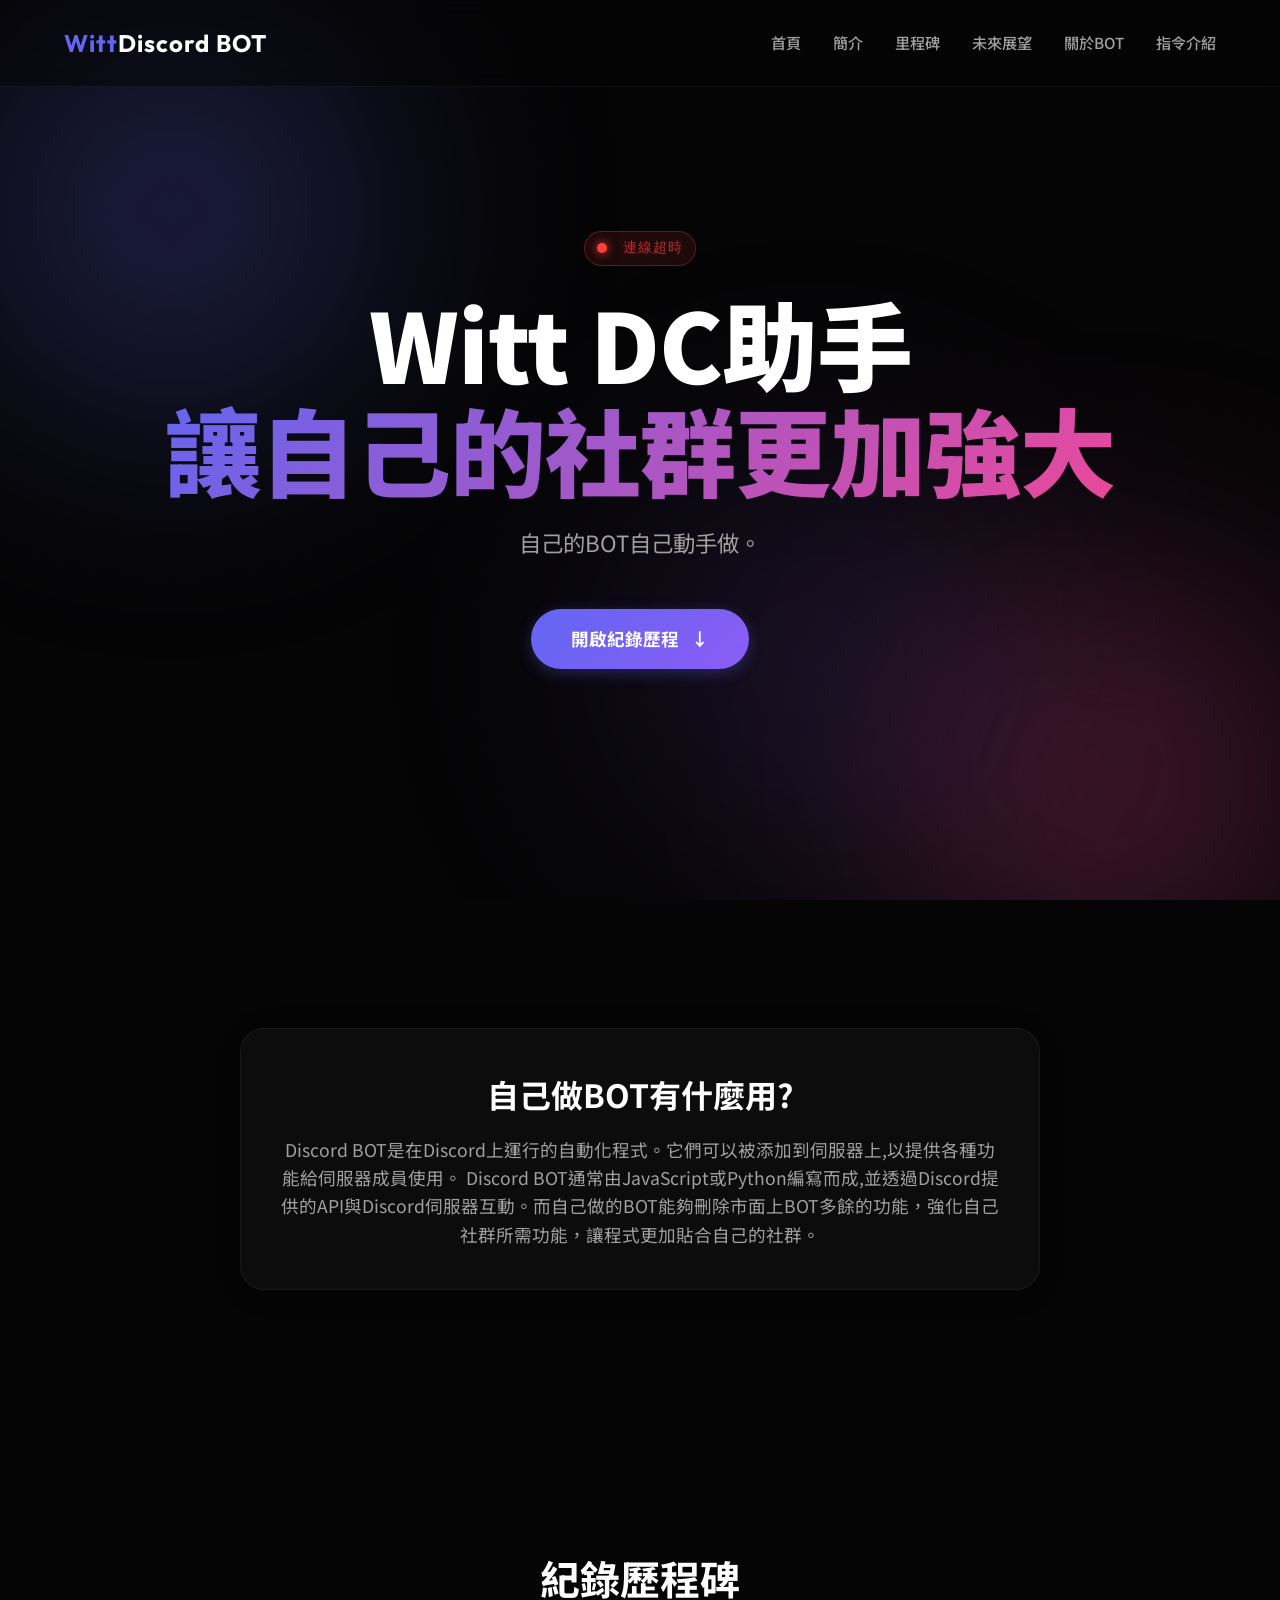
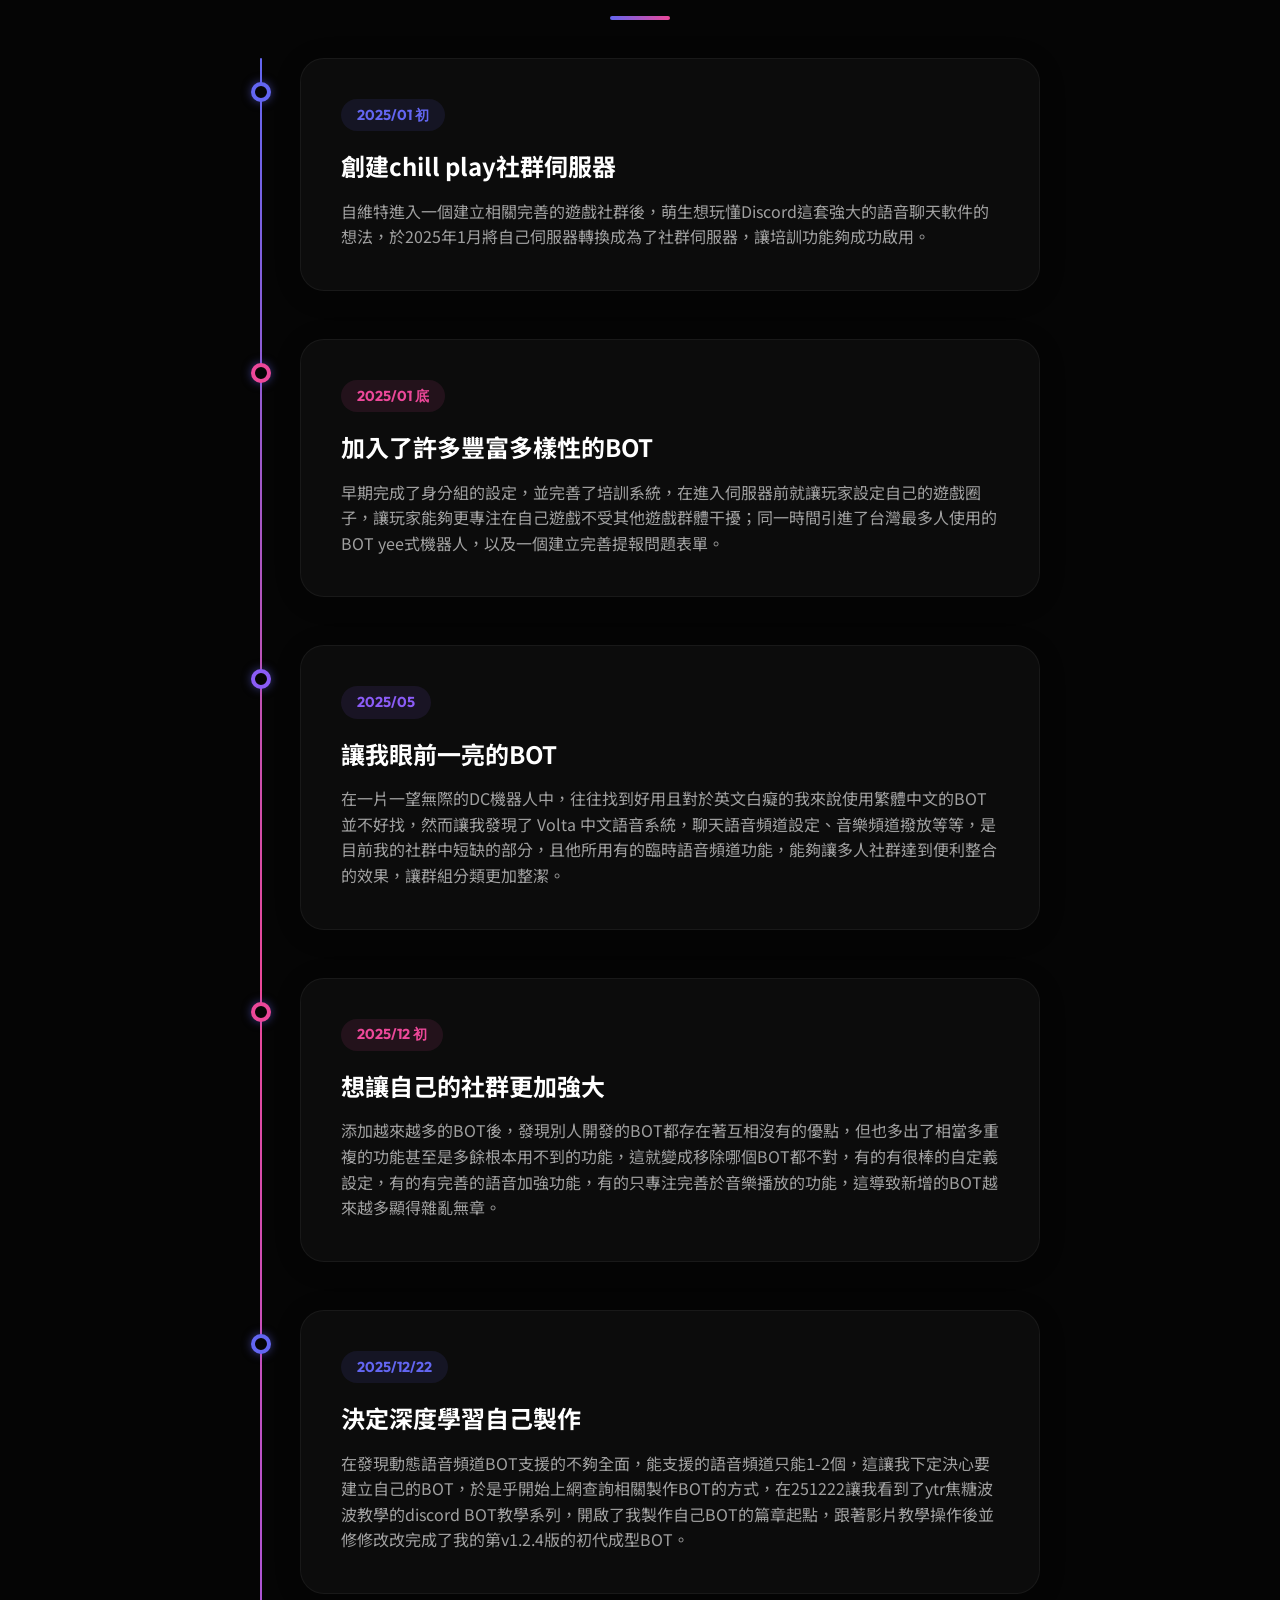
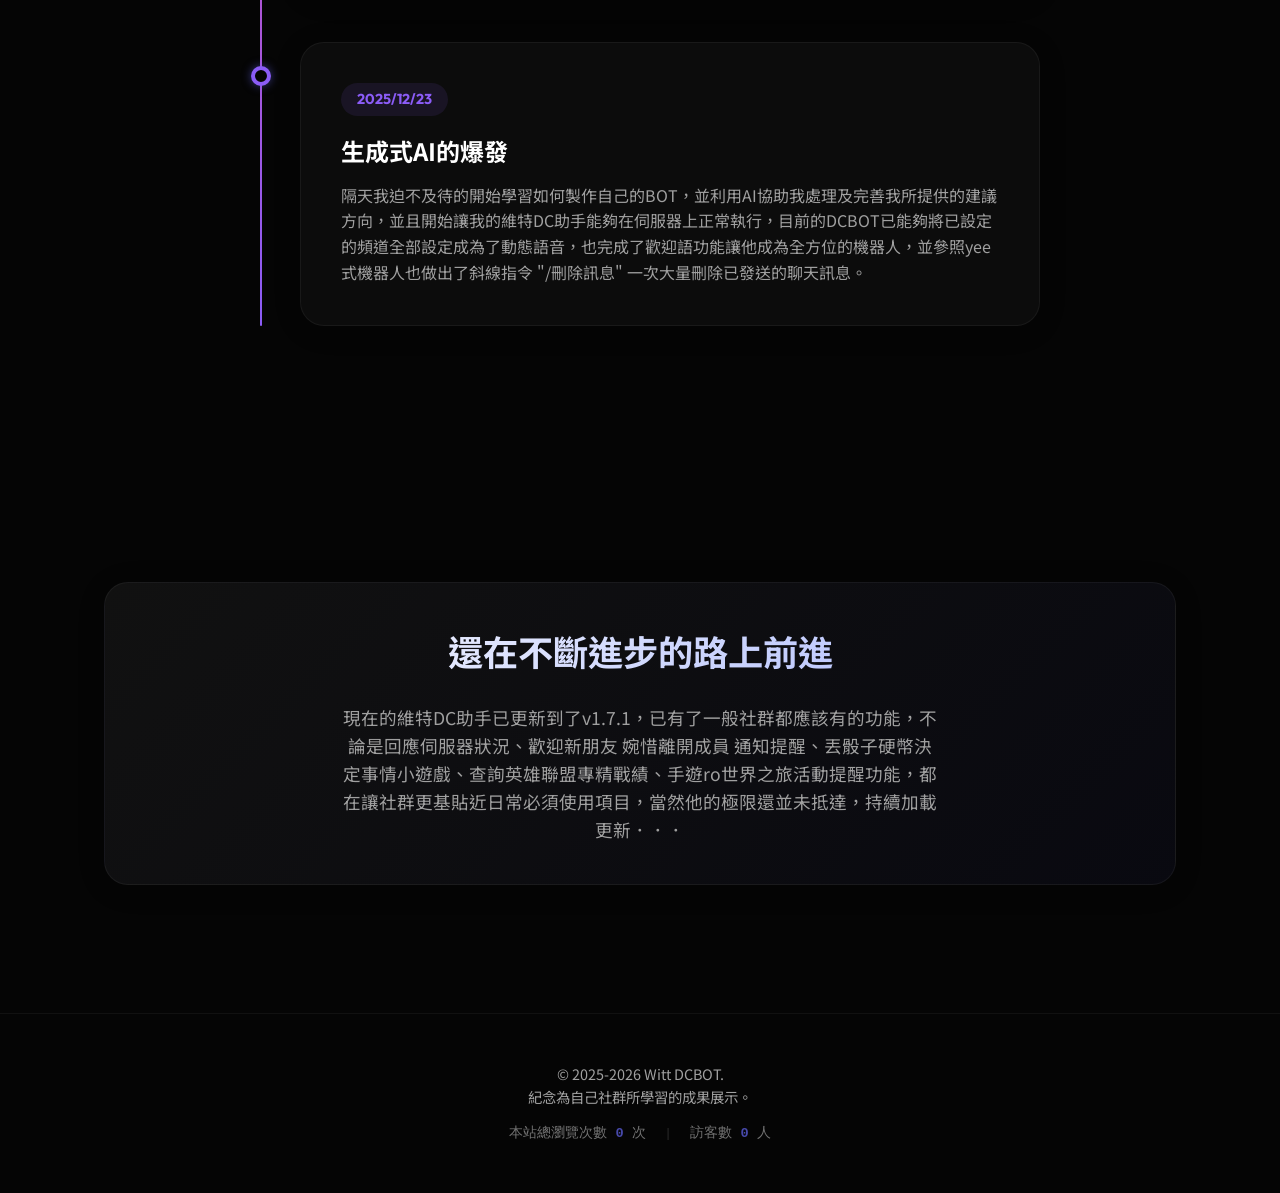
<file: index.html>
<!DOCTYPE html>
<html lang="zh-TW">

<head>
  <meta charset="UTF-8">
  <meta name="viewport" content="width=device-width, initial-scale=1.0">
  <title>維特 DC助手 | 讓自己的社群更加強大</title>
  <meta name="description" content="見證維特助手從零開始，逐步進化為全方位社群管理工具的開發歷程。">
  <link rel="stylesheet" href="style.css">
  <link rel="preconnect" href="https://fonts.googleapis.com">
  <link rel="preconnect" href="https://fonts.gstatic.com" crossorigin>
  <link
    href="https://fonts.googleapis.com/css2?family=Noto+Sans+TC:wght@300;400;700;900&family=Outfit:wght@300;400;700&display=swap"
    rel="stylesheet">
  <link rel="shortcut icon" href="assets/images/favicon.ico" type="image/x-icon">
  <link rel="icon" href="assets/images/favicon.png" type="image/png">
  <meta property="og:type" content="website">
  <meta property="og:url" content="https://github.com/witt3c/wittdcbot/">
  <meta property="og:title" content="維特 DC助手 | 讓自己的社群更加強大">
  <meta property="og:description" content="紀錄維特助手 BOT 的成長里程碑與指令開發細節。">
  <meta property="og:image" content="https://github.com/witt3c/wittdcbot/assets/images/og-share.png">
  <meta property="twitter:card" content="summary_large_image">
  <meta property="twitter:title" content="維特 DC助手">
  <meta property="twitter:description" content="紀錄維特助手 BOT 的成長里程碑與指令開發細節。">
  <meta property="twitter:image" content="https://github.com/witt3c/wittdcbot/assets/images/og-share.png">
</head>

<body>
  <div class="bg-elements">
    <div class="glow glow-1"></div>
    <div class="glow glow-2"></div>
    <div class="glow glow-3"></div>
  </div>

  <nav class="navbar">
    <a href="index.html" class="logo"><span>Witt</span> Discord BOT</a>
    <ul class="nav-links">
      <li><a href="#home">首頁</a></li>
      <li><a href="#intro">簡介</a></li>
      <li><a href="#timeline">里程碑</a></li>
      <li><a href="#future">未來展望</a></li>
      <li><a href="about.html">關於BOT</a></li>
      <li><a href="commands.html" class="active">指令介紹</a></li>
    </ul>
  </nav>

  <section id="home" class="hero">
    <div class="hero-content reveal active">
      <div class="badge" id="bot-status-badge">
        <span class="status-dot"></span>
        <span class="status-text">連線偵測中</span>
      </div>

      <h1 class="title">Witt DC助手<br><span class="text-gradient">讓自己的社群更加強大</span></h1>
      <p class="subtitle">自己的BOT自己動手做。</p>
      <a href="#timeline" class="cta-button">開啟紀錄歷程 <span class="arrow">↓</span></a>
    </div>
  </section>

  <section id="intro" class="intro-section reveal">
    <div class="glass-card">
      <h2>自己做BOT有什麼用?</h2>
      <p>Discord BOT是在Discord上運行的自動化程式。它們可以被添加到伺服器上,以提供各種功能給伺服器成員使用。 Discord
        BOT通常由JavaScript或Python編寫而成,並透過Discord提供的API與Discord伺服器互動。而自己做的BOT能夠刪除市面上BOT多餘的功能，強化自己社群所需功能，讓程式更加貼合自己的社群。</p>
    </div>
  </section>

  <section id="timeline" class="timeline-section">
    <h2 class="section-title reveal">紀錄歷程碑</h2>
    <div class="timeline-container">

      <div class="timeline-item reveal">
        <div class="timeline-dot"></div>
        <div class="timeline-content glass-card">
          <span class="year">2025/01 初</span>
          <h3>創建chill play社群伺服器</h3>
          <p>自維特進入一個建立相關完善的遊戲社群後，萌生想玩懂Discord這套強大的語音聊天軟件的想法，於2025年1月將自己伺服器轉換成為了社群伺服器，讓培訓功能夠成功啟用。</p>
        </div>
      </div>

      <div class="timeline-item reveal">
        <div class="timeline-dot"></div>
        <div class="timeline-content glass-card">
          <span class="year">2025/01 底</span>
          <h3>加入了許多豐富多樣性的BOT</h3>
          <p>早期完成了身分組的設定，並完善了培訓系統，在進入伺服器前就讓玩家設定自己的遊戲圈子，讓玩家能夠更專注在自己遊戲不受其他遊戲群體干擾；同一時間引進了台灣最多人使用的BOT
            yee式機器人，以及一個建立完善提報問題表單。</p>
        </div>
      </div>

      <div class="timeline-item reveal">
        <div class="timeline-dot"></div>
        <div class="timeline-content glass-card">
          <span class="year">2025/05</span>
          <h3>讓我眼前一亮的BOT</h3>
          <p>在一片一望無際的DC機器人中，往往找到好用且對於英文白癡的我來說使用繁體中文的BOT並不好找，然而讓我發現了 Volta
            中文語音系統，聊天語音頻道設定、音樂頻道撥放等等，是目前我的社群中短缺的部分，且他所用有的臨時語音頻道功能，能夠讓多人社群達到便利整合的效果，讓群組分類更加整潔。</p>
        </div>
      </div>

      <div class="timeline-item reveal">
        <div class="timeline-dot"></div>
        <div class="timeline-content glass-card">
          <span class="year">2025/12 初</span>
          <h3>想讓自己的社群更加強大</h3>
          <p>
            添加越來越多的BOT後，發現別人開發的BOT都存在著互相沒有的優點，但也多出了相當多重複的功能甚至是多餘根本用不到的功能，這就變成移除哪個BOT都不對，有的有很棒的自定義設定，有的有完善的語音加強功能，有的只專注完善於音樂播放的功能，這導致新增的BOT越來越多顯得雜亂無章。
          </p>
        </div>
      </div>

      <div class="timeline-item reveal">
        <div class="timeline-dot"></div>
        <div class="timeline-content glass-card">
          <span class="year">2025/12/22</span>
          <h3>決定深度學習自己製作</h3>
          <p>在發現動態語音頻道BOT支援的不夠全面，能支援的語音頻道只能1-2個，這讓我下定決心要建立自己的BOT，於是乎開始上網查詢相關製作BOT的方式，在251222讓我看到了ytr焦糖波波教學的discord
            BOT教學系列，開啟了我製作自己BOT的篇章起點，跟著影片教學操作後並修修改改完成了我的第v1.2.4版的初代成型BOT。</p>
        </div>
      </div>

      <div class="timeline-item reveal">
        <div class="timeline-dot"></div>
        <div class="timeline-content glass-card">
          <span class="year">2025/12/23</span>
          <h3>生成式AI的爆發</h3>
          <p>
            隔天我迫不及待的開始學習如何製作自己的BOT，並利用AI協助我處理及完善我所提供的建議方向，並且開始讓我的維特DC助手能夠在伺服器上正常執行，目前的DCBOT已能夠將已設定的頻道全部設定成為了動態語音，也完成了歡迎語功能讓他成為全方位的機器人，並參照yee式機器人也做出了斜線指令
            "/刪除訊息" 一次大量刪除已發送的聊天訊息。</p>
        </div>
      </div>

    </div>
  </section>

  <section id="future" class="future-section reveal">
    <div class="glass-card future-card">
      <h2>還在不斷進步的路上前進</h2>
      <p>現在的維特DC助手已更新到了v1.7.1，已有了一般社群都應該有的功能，不論是回應伺服器狀況、歡迎新朋友 婉惜離開成員
        通知提醒、丟骰子硬幣決定事情小遊戲、查詢英雄聯盟專精戰績、手遊ro世界之旅活動提醒功能，都在讓社群更基貼近日常必須使用項目，當然他的極限還並未抵達，持續加載更新．．．</p>
    </div>
  </section>

  <footer class="footer">
    <div class="footer-content">
      <p>© 2025-2026 Witt DCBOT. <br />紀念為自己社群所學習的成果展示。</p>
      <div class="visitor-stats">
        <span id="busuanzi_container_site_pv">
          本站總瀏覽次數 <span id="busuanzi_value_site_pv" class="stats-number">0</span> 次
        </span>
        <span class="divider">|</span>
        <span id="busuanzi_container_site_uv">
          訪客數 <span id="busuanzi_value_site_uv" class="stats-number">0</span> 人
        </span>
      </div>
    </div>
  </footer>

  <button id="backToTop" class="back-to-top" title="回到頂部">
    <i class="fas fa-chevron-up"></i>
    <span class="top-text">TOP</span>
  </button>

  <script src="script.js"></script>
  <script async src="//busuanzi.ibruce.info/busuanzi/2.3/busuanzi.pure.mini.js"></script>

</body>

</html>
</file>
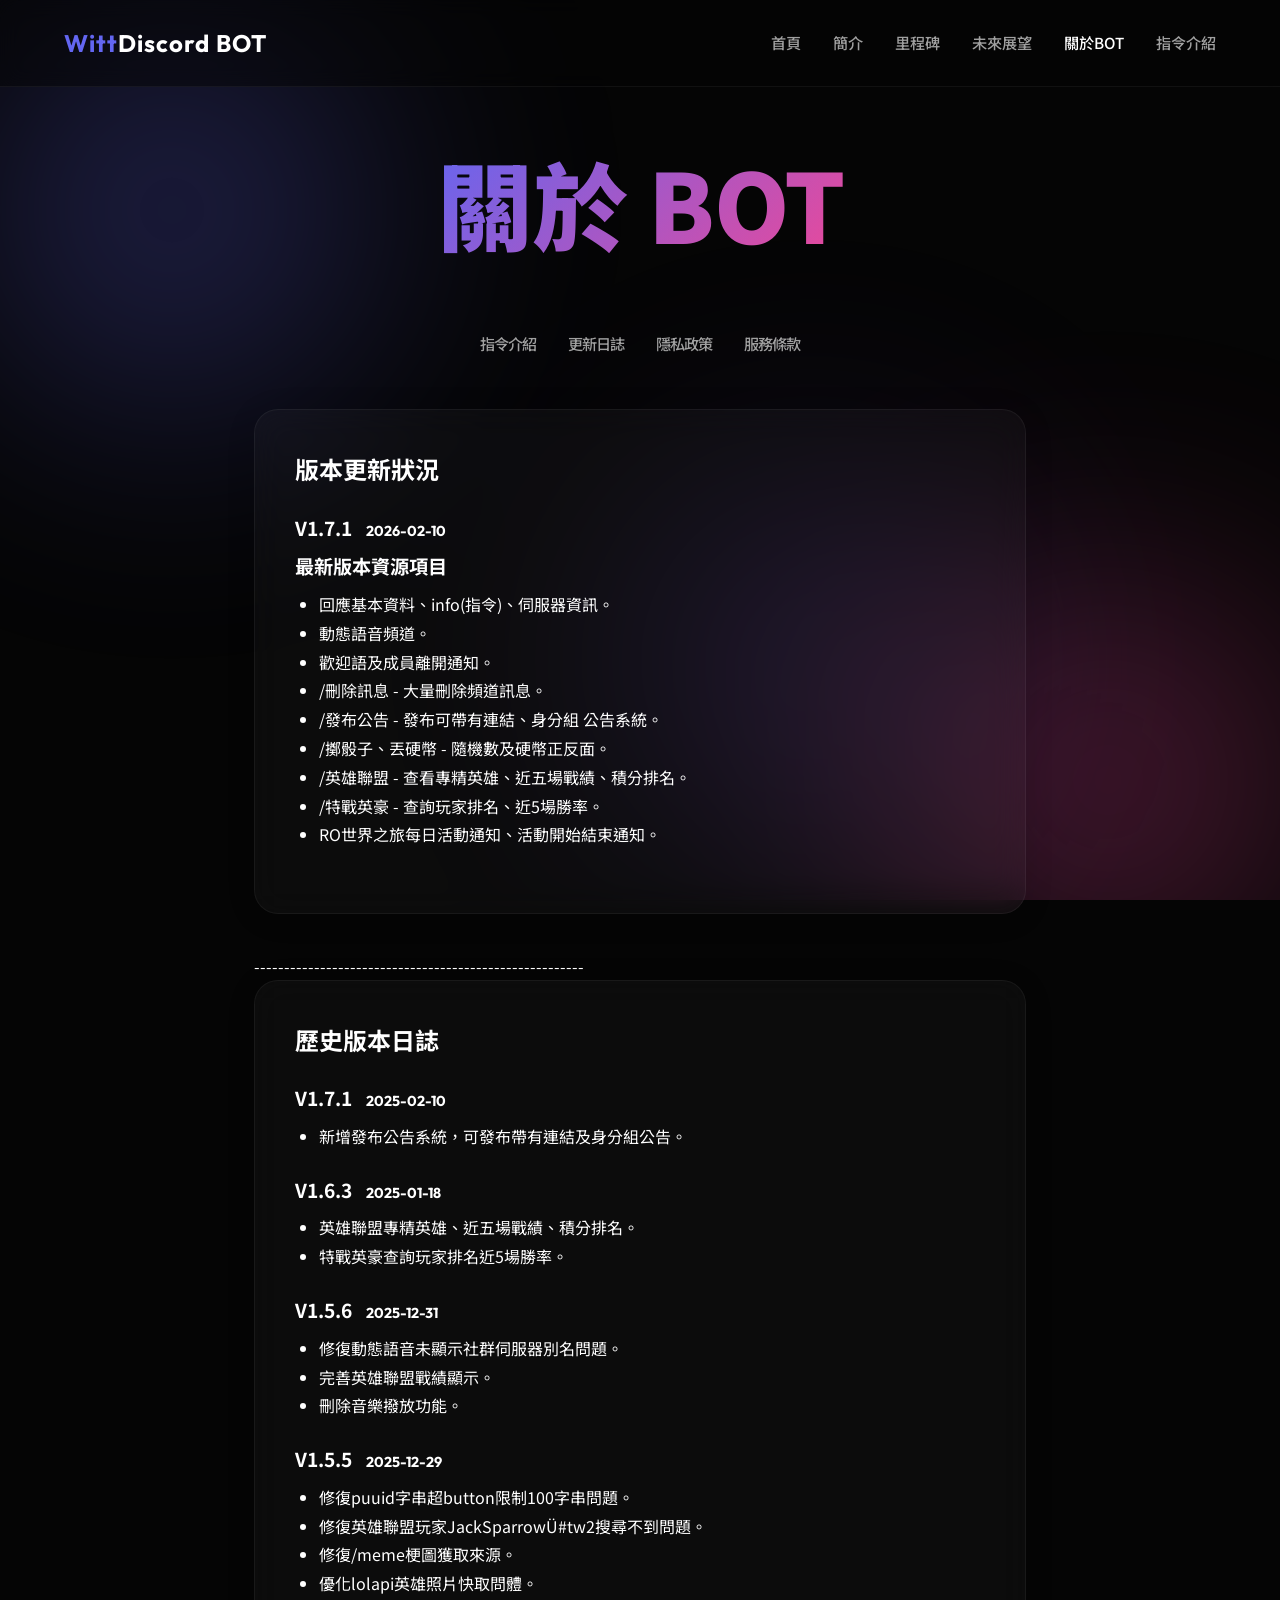
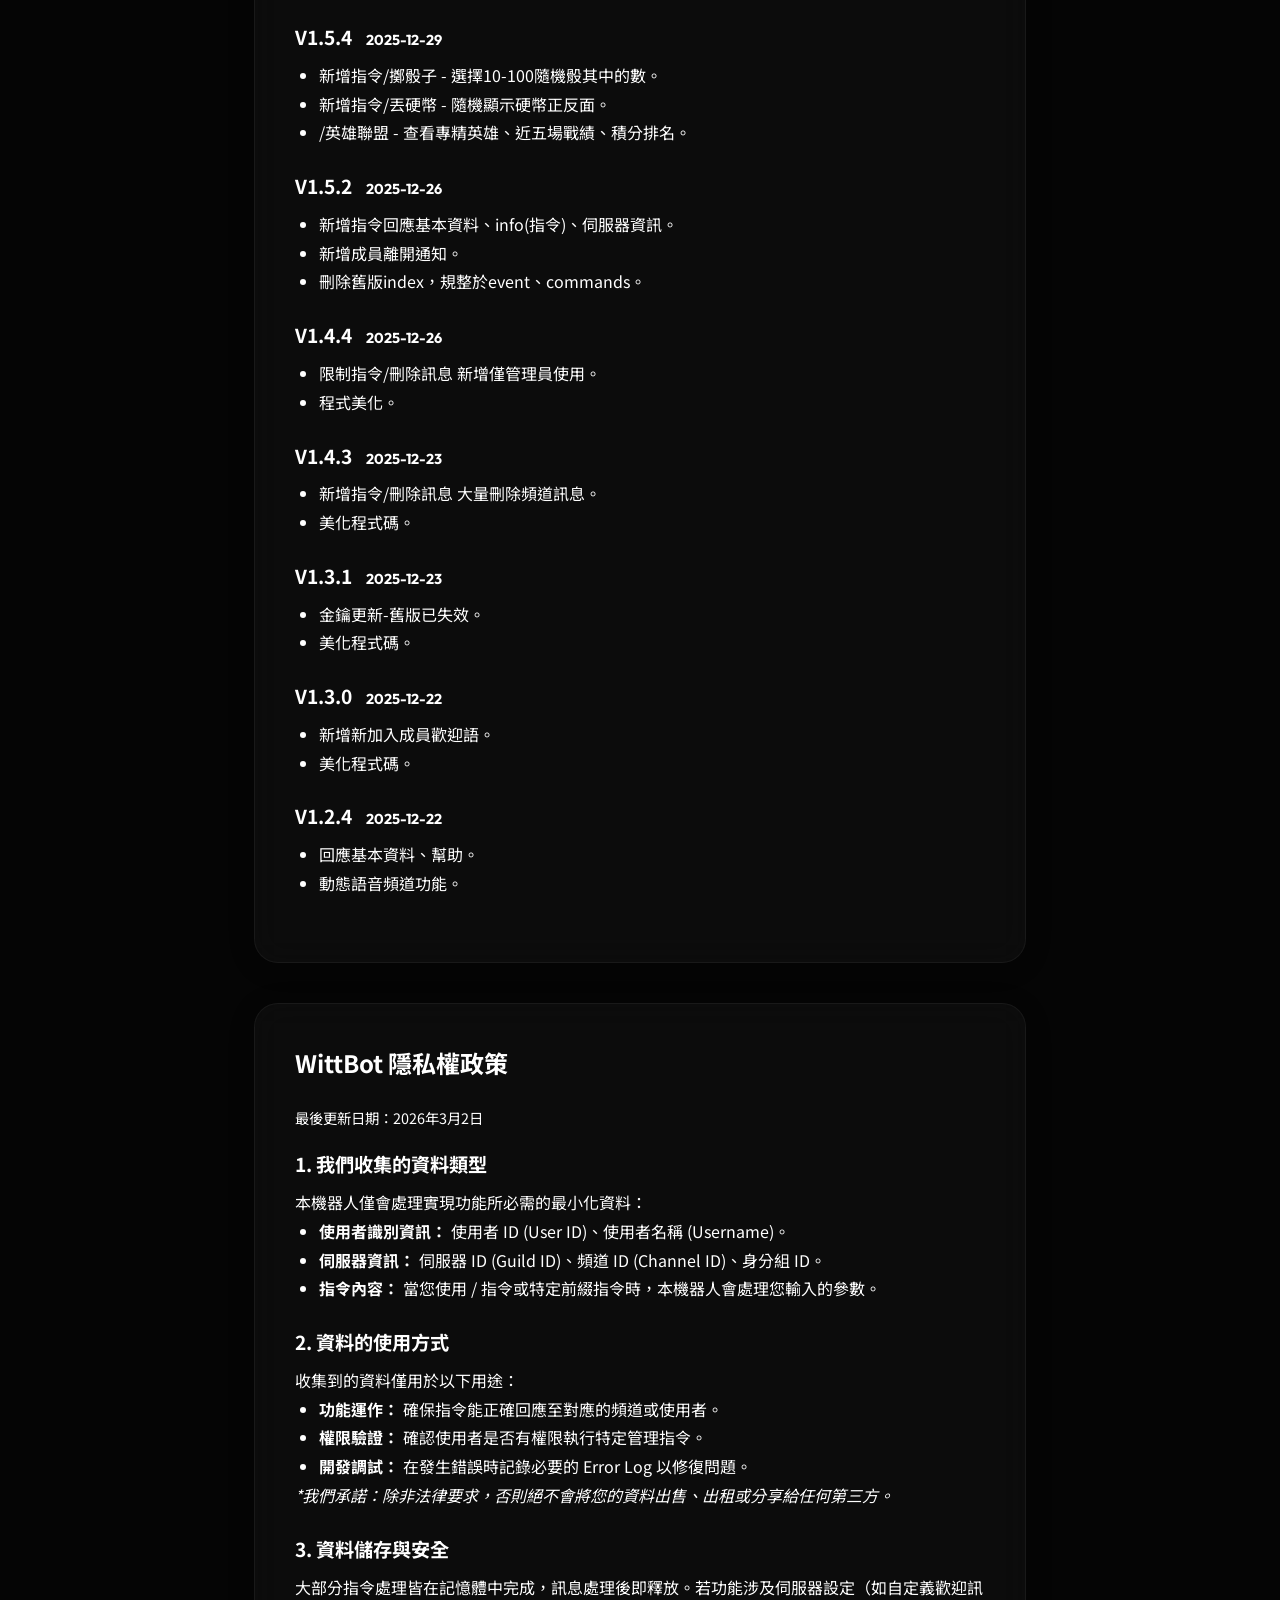
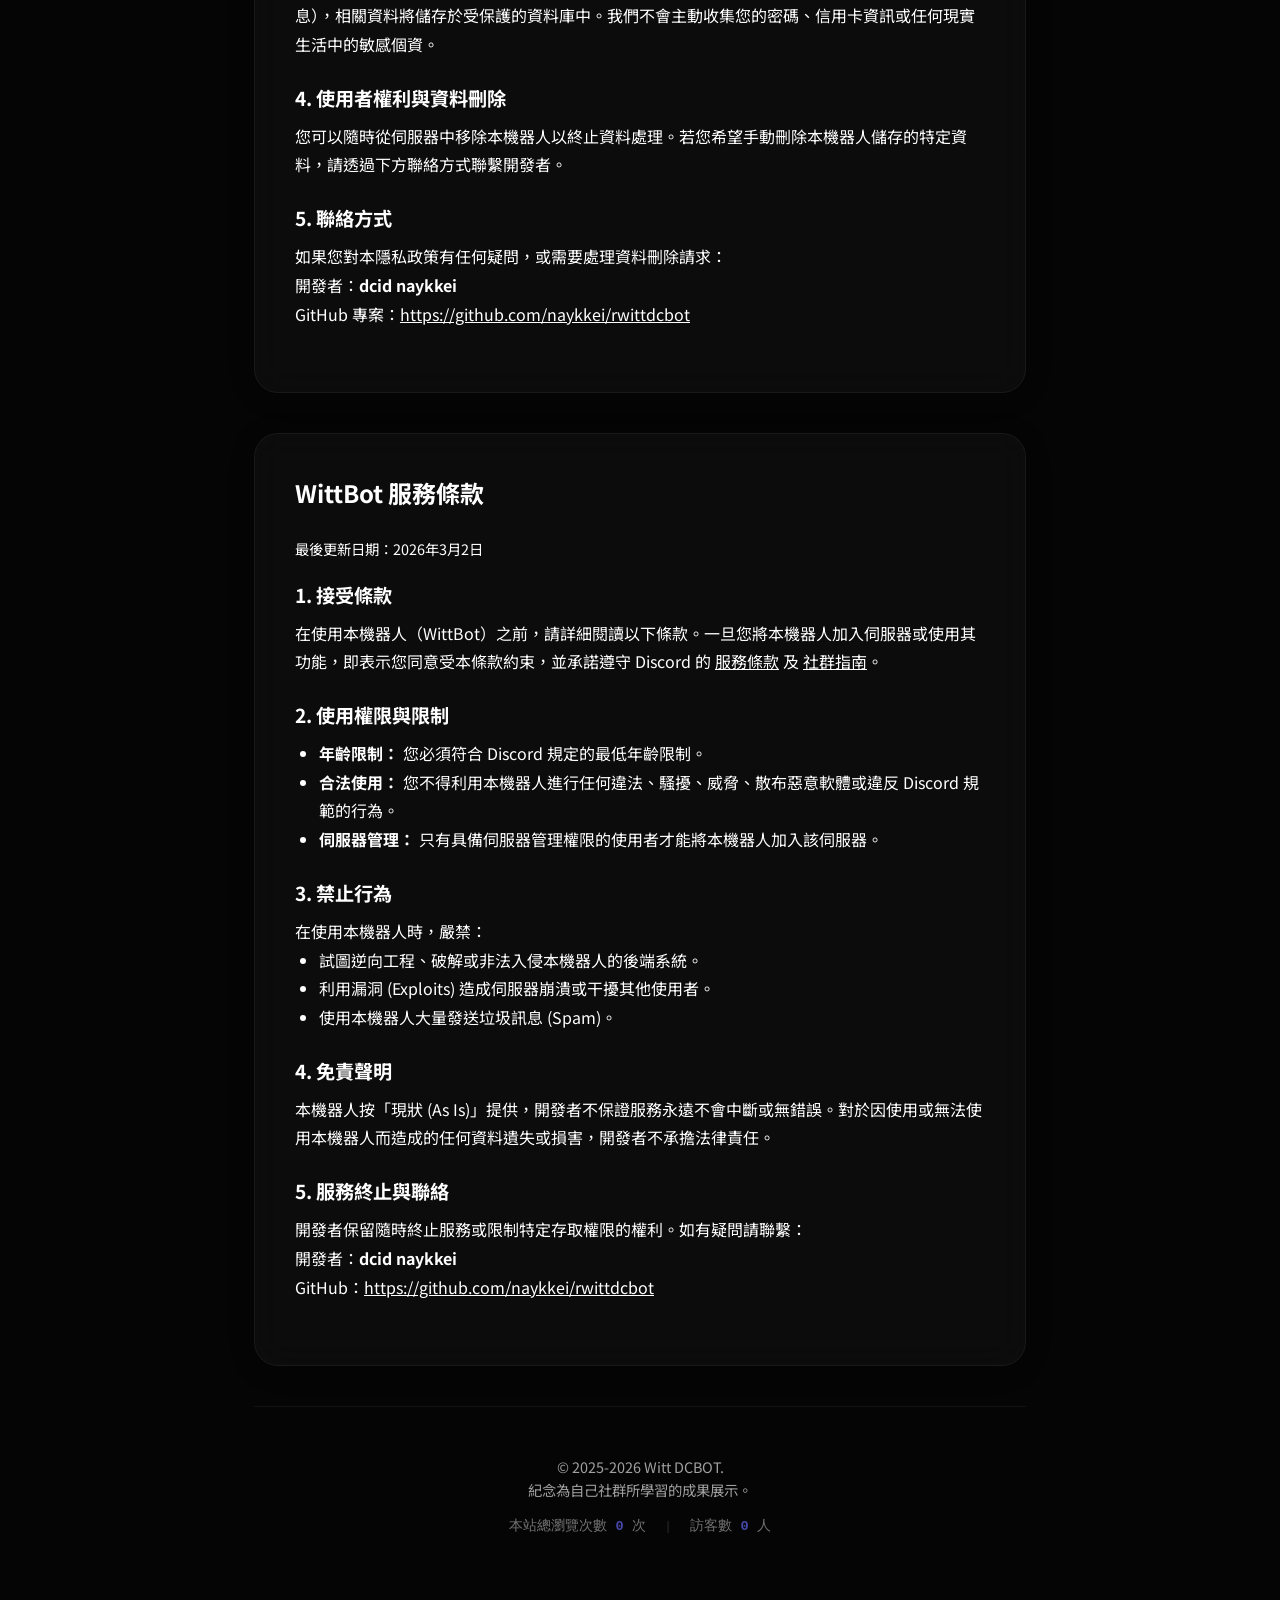
<file: about.html>
<!DOCTYPE html>
<html lang="zh-TW">

<head>
  <meta charset="UTF-8">
  <meta name="viewport" content="width=device-width, initial-scale=1.0">
  <title>維特 DC助手 | 讓自己得社群夠加強大</title>
  <meta name="description" content="紀錄自己讓一個BOT變得更加強大履歷表。">
  <link rel="stylesheet" href="style.css">
  <link rel="preconnect" href="https://fonts.googleapis.com">
  <link rel="preconnect" href="https://fonts.gstatic.com" crossorigin>
  <link
    href="https://fonts.googleapis.com/css2?family=Noto+Sans+TC:wght@300;400;700;900&family=Outfit:wght@300;400;700&display=swap"
    rel="stylesheet">
  <link rel="shortcut icon" href="assets/images/favicon.ico" type="image/x-icon">
  <link rel="icon" href="assets/images/favicon.png" type="image/png">
  <meta property="og:type" content="website">
  <meta property="og:url" content="https://github.com/witt3c/wittdcbot/">
  <meta property="og:title" content="維特 DC助手 | 讓自己的社群更加強大">
  <meta property="og:description" content="紀錄維特助手 BOT 的成長里程碑與指令開發細節。">
  <meta property="og:image" content="https://github.com/witt3c/wittdcbot/assets/images/og-share.png">
  <meta property="twitter:card" content="summary_large_image">
  <meta property="twitter:title" content="維特 DC助手">
  <meta property="twitter:description" content="紀錄維特助手 BOT 的成長里程碑與指令開發細節。">
  <meta property="twitter:image" content="https://github.com/witt3c/wittdcbot/assets/images/og-share.png">

  <style>
    .about-section {
      padding: 150px 5% 50px;
      max-width: 900px;
      margin: 0 auto;
    }

    .about-card {
      margin-bottom: 2.5rem;
    }

    .about-card h2 {
      margin-bottom: 1.5rem;
      color: var(--primary-color);
      position: relative;
      display: inline-block;
    }

    .about-card h2::after {
      content: '';
      position: absolute;
      left: 0;
      bottom: -5px;
      width: 50%;
      height: 2px;
      background: linear-gradient(90deg, var(--primary-color), transparent);
    }

    .faq-item {
      margin-bottom: 1.5rem;
    }

    .faq-item h3 {
      color: #fff;
      margin-bottom: 0.5rem;
      font-size: 1.2rem;
    }

    .faq-item p,
    .faq-item ul {
      color: var(--text-muted);
      line-height: 1.8;
      font-size: 1rem;
    }

    .faq-item ul {
      padding-left: 1.5rem;
    }

    .changelog-date {
      font-size: 0.9rem;
      color: var(--primary-color);
      font-family: 'Outfit', sans-serif;
      margin-left: 10px;
    }
  </style>
</head>

<body>
  <div class="bg-elements">
    <div class="glow glow-1"></div>
    <div class="glow glow-2"></div>
    <div class="glow glow-3"></div>
  </div>

  <nav class="navbar">
    <a href="index.html" class="logo"><span>Witt</span> Discord BOT</a>
    <ul class="nav-links">
      <li><a href="index.html#home">首頁</a></li>
      <li><a href="index.html#intro">簡介</a></li>
      <li><a href="index.html#timeline">里程碑</a></li>
      <li><a href="index.html#future">未來展望</a></li>
      <li><a href="about.html" class="active" style="color: var(--primary-color);">關於BOT</a></li>
      <li><a href="commands.html" class="active">指令介紹</a></li>
    </ul>
  </nav>

  <div class="about-section">
    <h1 class="title reveal" style="text-align: center; margin-bottom: 3rem;">
      <span class="text-gradient">關於 BOT</span>
      <ul class="nav-links">
        <li><a href="commands.html">指令介紹</a></li>
        <li><a href="#botlogs">更新日誌</a></li>
        <li><a href="#privacy">隱私政策</a></li>
        <li><a href="#terms">服務條款</a></li>
      </ul>
    </h1>

    <div class="glass-card about-card reveal">
      <h2 id="botlogs">版本更新狀況</h2>


      <div class="faq-item">
        <h3>V1.7.1 <span class="changelog-date">2026-02-10</span></h3>
        <h3>最新版本資源項目</h3>
        <ul>
          <li>回應基本資料、info(指令)、伺服器資訊。</li>
          <li>動態語音頻道。</li>
          <li>歡迎語及成員離開通知。</li>
          <li>/刪除訊息 - 大量刪除頻道訊息。</li>
          <li>/發布公告 - 發布可帶有連結、身分組 公告系統。</li>
          <li>/擲骰子、丟硬幣 - 隨機數及硬幣正反面。</li>
          <li>/英雄聯盟 - 查看專精英雄、近五場戰績、積分排名。</li>
          <li>/特戰英豪 - 查詢玩家排名、近5場勝率。</li>
          <li>RO世界之旅每日活動通知、活動開始結束通知。</li>
        </ul>
      </div>
    </div>
    <p>-------------------------------------------------------</p>
    <div class="glass-card about-card reveal">
      <h2 id="botlogs">歷史版本日誌</h2>

      <div class="faq-item">
        <h3>V1.7.1 <span class="changelog-date">2025-02-10</span></h3>
        <ul>
          <li>新增發布公告系統，可發布帶有連結及身分組公告。</li>
        </ul>
      </div>

      <div class="faq-item">
        <h3>V1.6.3 <span class="changelog-date">2025-01-18</span></h3>
        <ul>
          <li>英雄聯盟專精英雄、近五場戰績、積分排名。</li>
          <li>特戰英豪查詢玩家排名近5場勝率。</li>
        </ul>
      </div>

      <div class="faq-item">
        <h3>V1.5.6 <span class="changelog-date">2025-12-31</span></h3>
        <ul>
          <li>修復動態語音未顯示社群伺服器別名問題。</li>
          <li>完善英雄聯盟戰績顯示。</li>
          <li>刪除音樂撥放功能。</li>
        </ul>
      </div>


      <div class="faq-item">
        <h3>V1.5.5 <span class="changelog-date">2025-12-29</span></h3>
        <ul>
          <li>修復puuid字串超button限制100字串問題。</li>
          <li>修復英雄聯盟玩家JackSparrowÜ#tw2搜尋不到問題。</li>
          <li>修復/meme梗圖獲取來源。</li>
          <li>優化lolapi英雄照片快取問體。</li>
        </ul>
      </div>


      <div class="faq-item">
        <h3>V1.5.4 <span class="changelog-date">2025-12-29</span></h3>
        <ul>
          <li>新增指令/擲骰子 - 選擇10-100隨機骰其中的數。</li>
          <li>新增指令/丟硬幣 - 隨機顯示硬幣正反面。</li>
          <li>/英雄聯盟 - 查看專精英雄、近五場戰績、積分排名。</li>
        </ul>
      </div>


      <div class="faq-item">
        <h3>V1.5.2 <span class="changelog-date">2025-12-26</span></h3>
        <ul>
          <li>新增指令回應基本資料、info(指令)、伺服器資訊。</li>
          <li>新增成員離開通知。</li>
          <li>刪除舊版index，規整於event、commands。</li>
        </ul>
      </div>


      <div class="faq-item">
        <h3>V1.4.4 <span class="changelog-date">2025-12-26</span></h3>
        <ul>
          <li>限制指令/刪除訊息 新增僅管理員使用。</li>
          <li>程式美化。</li>
        </ul>
      </div>

      <div class="faq-item">
        <h3>V1.4.3 <span class="changelog-date">2025-12-23</span></h3>
        <ul>
          <li>新增指令/刪除訊息 大量刪除頻道訊息。</li>
          <li>美化程式碼。</li>
        </ul>
      </div>


      <div class="faq-item">
        <h3>V1.3.1 <span class="changelog-date">2025-12-23</span></h3>
        <ul>
          <li>金鑰更新-舊版已失效。</li>
          <li>美化程式碼。</li>
        </ul>
      </div>


      <div class="faq-item">
        <h3>V1.3.0 <span class="changelog-date">2025-12-22</span></h3>
        <ul>
          <li>新增新加入成員歡迎語。</li>
          <li>美化程式碼。</li>
        </ul>
      </div>


      <div class="faq-item">
        <h3>V1.2.4 <span class="changelog-date">2025-12-22</span></h3>
        <ul>
          <li>回應基本資料、幫助。</li>
          <li>動態語音頻道功能。</li>
        </ul>
      </div>

    </div>

    <div class="glass-card about-card reveal">
      <h2 id="privacy">WittBot 隱私權政策</h2>
      <p style="font-size: 0.9em; color: var(--text-muted); margin-bottom: 20px;">最後更新日期：2026年3月2日</p>

      <div class="faq-item">
        <h3>1. 我們收集的資料類型</h3>
        <p>本機器人僅會處理實現功能所必需的最小化資料：</p>
        <ul>
          <li><strong>使用者識別資訊：</strong> 使用者 ID (User ID)、使用者名稱 (Username)。</li>
          <li><strong>伺服器資訊：</strong> 伺服器 ID (Guild ID)、頻道 ID (Channel ID)、身分組 ID。</li>
          <li><strong>指令內容：</strong> 當您使用 / 指令或特定前綴指令時，本機器人會處理您輸入的參數。</li>
        </ul>
      </div>

      <div class="faq-item">
        <h3>2. 資料的使用方式</h3>
        <p>收集到的資料僅用於以下用途：</p>
        <ul>
          <li><strong>功能運作：</strong> 確保指令能正確回應至對應的頻道或使用者。</li>
          <li><strong>權限驗證：</strong> 確認使用者是否有權限執行特定管理指令。</li>
          <li><strong>開發調試：</strong> 在發生錯誤時記錄必要的 Error Log 以修復問題。</li>
        </ul>
        <p><em>*我們承諾：除非法律要求，否則絕不會將您的資料出售、出租或分享給任何第三方。</em></p>
      </div>

      <div class="faq-item">
        <h3>3. 資料儲存與安全</h3>
        <p>大部分指令處理皆在記憶體中完成，訊息處理後即釋放。若功能涉及伺服器設定（如自定義歡迎訊息），相關資料將儲存於受保護的資料庫中。我們不會主動收集您的密碼、信用卡資訊或任何現實生活中的敏感個資。</p>
      </div>

      <div class="faq-item">
        <h3>4. 使用者權利與資料刪除</h3>
        <p>您可以隨時從伺服器中移除本機器人以終止資料處理。若您希望手動刪除本機器人儲存的特定資料，請透過下方聯絡方式聯繫開發者。</p>
      </div>

      <div class="faq-item">
        <h3>5. 聯絡方式</h3>
        <p>如果您對本隱私政策有任何疑問，或需要處理資料刪除請求：</p>
        <p>
          開發者：<strong>dcid naykkei</strong><br>
          GitHub 專案：<a href="https://github.com/naykkei/rwittdcbot" target="_blank"
            style="color: inherit;">https://github.com/naykkei/rwittdcbot</a>
        </p>
      </div>
    </div>

    <div class="glass-card about-card reveal">
      <h2 id="terms">WittBot 服務條款</h2>
      <p style="font-size: 0.9em; color: var(--text-muted); margin-bottom: 20px;">最後更新日期：2026年3月2日</p>

      <div class="faq-item">
        <h3>1. 接受條款</h3>
        <p>在使用本機器人（WittBot）之前，請詳細閱讀以下條款。一旦您將本機器人加入伺服器或使用其功能，即表示您同意受本條款約束，並承諾遵守 Discord 的 <a
            href="https://discord.com/terms" target="_blank"
            style="color: inherit; text-decoration: underline;">服務條款</a> 及 <a href="https://discord.com/guidelines"
            target="_blank" style="color: inherit; text-decoration: underline;">社群指南</a>。</p>
      </div>

      <div class="faq-item">
        <h3>2. 使用權限與限制</h3>
        <ul>
          <li><strong>年齡限制：</strong> 您必須符合 Discord 規定的最低年齡限制。</li>
          <li><strong>合法使用：</strong> 您不得利用本機器人進行任何違法、騷擾、威脅、散布惡意軟體或違反 Discord 規範的行為。</li>
          <li><strong>伺服器管理：</strong> 只有具備伺服器管理權限的使用者才能將本機器人加入該伺服器。</li>
        </ul>
      </div>

      <div class="faq-item">
        <h3>3. 禁止行為</h3>
        <p>在使用本機器人時，嚴禁：</p>
        <ul>
          <li>試圖逆向工程、破解或非法入侵本機器人的後端系統。</li>
          <li>利用漏洞 (Exploits) 造成伺服器崩潰或干擾其他使用者。</li>
          <li>使用本機器人大量發送垃圾訊息 (Spam)。</li>
        </ul>
      </div>

      <div class="faq-item">
        <h3>4. 免責聲明</h3>
        <p>本機器人按「現狀 (As Is)」提供，開發者不保證服務永遠不會中斷或無錯誤。對於因使用或無法使用本機器人而造成的任何資料遺失或損害，開發者不承擔法律責任。</p>
      </div>

      <div class="faq-item">
        <h3>5. 服務終止與聯絡</h3>
        <p>開發者保留隨時終止服務或限制特定存取權限的權利。如有疑問請聯繫：</p>
        <p>
          開發者：<strong>dcid naykkei</strong><br>
          GitHub：<a href="https://github.com/naykkei/rwittdcbot" target="_blank"
            style="color: inherit;">https://github.com/naykkei/rwittdcbot</a>
        </p>
      </div>
    </div>

    <footer class="footer">
      <div class="footer-content">
        <p>© 2025-2026 Witt DCBOT. <br />紀念為自己社群所學習的成果展示。</p>
        <div class="visitor-stats">
          <span id="busuanzi_container_site_pv">
            本站總瀏覽次數 <span id="busuanzi_value_site_pv" class="stats-number">0</span> 次
          </span>
          <span class="divider">|</span>
          <span id="busuanzi_container_site_uv">
            訪客數 <span id="busuanzi_value_site_uv" class="stats-number">0</span> 人
          </span>
        </div>
      </div>
    </footer>

    <button id="backToTop" class="back-to-top" title="回到頂部">
      <i class="fas fa-chevron-up"></i>
      <span class="top-text">TOP</span>
    </button>

    <script src="script.js"></script>
    <script async src="//busuanzi.ibruce.info/busuanzi/2.3/busuanzi.pure.mini.js"></script>
</body>

</html>
</file>
<file: style.css>
:root {
    --bg-color: #050505;
    --text-primary: #ffffff;
    --text-secondary: #a0a0a0;
    --accent-1: #6366f1;
    --accent-2: #ec4899;
    --accent-3: #8b5cf6;
    --glass-bg: rgba(255, 255, 255, 0.03);
    --glass-border: rgba(255, 255, 255, 0.05);
}

* {
    margin: 0;
    padding: 0;
    box-sizing: border-box;
    scroll-behavior: smooth;
}

body {
    font-family: 'Noto Sans TC', 'Outfit', sans-serif;
    background-color: var(--bg-color);
    color: var(--text-primary);
    overflow-x: hidden;
    line-height: 1.6;
}

.bg-elements {
    position: fixed;
    top: 0;
    left: 0;
    width: 100vw;
    height: 100vh;
    z-index: -1;
    overflow: hidden;
    pointer-events: none;
}

.glow {
    position: absolute;
    width: 600px;
    height: 600px;
    border-radius: 50%;
    filter: blur(120px);
    opacity: 0.4;
    animation: float 20s infinite ease-in-out alternate;
}

.glow-1 {
    top: -10%;
    left: -10%;
    background: radial-gradient(circle, var(--accent-1), transparent 70%);
}

.glow-2 {
    bottom: -20%;
    right: -10%;
    background: radial-gradient(circle, var(--accent-2), transparent 70%);
    animation-delay: -5s;
}

.glow-3 {
    top: 40%;
    left: 40%;
    background: radial-gradient(circle, var(--accent-3), transparent 70%);
    opacity: 0.2;
    animation-delay: -10s;
}

@keyframes float {
    0% { transform: translate(0, 0) scale(1); }
    100% { transform: translate(100px, 50px) scale(1.2); }
}

/* Glassmorphism */

.glass-card {
    background: var(--glass-bg);
    backdrop-filter: blur(16px);
    -webkit-backdrop-filter: blur(16px);
    border: 1px solid var(--glass-border);
    border-radius: 24px;
    padding: 2.5rem;
    box-shadow: 0 4px 30px rgba(0, 0, 0, 0.1);
    transition: transform 0.3s ease, box-shadow 0.3s ease, border-color 0.3s ease;
}

.glass-card:hover {
    transform: translateY(-5px);
    box-shadow: 0 10px 40px rgba(0, 0, 0, 0.2);
    border-color: rgba(255, 255, 255, 0.1);
}

@media (max-width: 768px) {
    .glass-card, .navbar {
        /* 將模糊度稍微調低，視覺差異極小，但手機跑起來快很多 */
        backdrop-filter: blur(8px); 
        -webkit-backdrop-filter: blur(8px);
    }
}

/* Navigation */

.navbar {
    position: fixed;
    top: 0;
    width: 100%;
    padding: 1.5rem 5%;
    display: flex;
    justify-content: space-between;
    align-items: center;
    z-index: 100;
    background: rgba(5, 5, 5, 0.5);
    backdrop-filter: blur(10px);
    border-bottom: 1px solid var(--glass-border);
    transition: padding 0.3s ease;
}

/* --- 導覽列 Logo 樣式修正 --- */
.logo {
    font-family: 'Outfit', sans-serif;
    font-size: 1.5rem;
    font-weight: 700;
    letter-spacing: 1px;
    
    /* 🛠️ [新增] 清除超連結預設樣式 */
    text-decoration: none; /* 移除底線 */
    color: var(--text-primary); /* 強制使用你的主文字顏色 (白色)，防止變藍/紫 */
    
    display: flex; /* [選用] 確保文字垂直居中 */
    align-items: center;
}

/* 確保 <span> 的靛藍色不受影響 */
.logo span {
    color: var(--accent-1);
}

/* [選用] 加一個滑鼠懸停效果，讓使用者知道這是可以點擊的 */
.logo:hover {
    opacity: 0.8; /* 懸停時輕微變淡 */
    transition: opacity 0.3s ease;
}

.nav-links {
    display: flex;
    list-style: none;
    gap: 2rem;
    justify-content: center;
}

.nav-links a {
    color: var(--text-secondary);
    text-decoration: none;
    font-weight: 500;
    font-size: 0.95rem;
    transition: color 0.3s ease;
    position: relative;
}

.nav-links a::after {
    content: '';
    position: absolute;
    bottom: -5px;
    left: 0;
    width: 0;
    height: 2px;
    background: linear-gradient(90deg, var(--accent-1), var(--accent-2));
    transition: width 0.3s ease;
}

.nav-links a:hover {
    color: var(--text-primary);
}



.nav-links a:hover::after {
    width: 100%;
}

/* Hero Section */

.hero {
    height: 100vh;
    display: flex;
    align-items: center;
    justify-content: center;
    text-align: center;
    padding: 0 5%;
    position: relative;
}

.badge {
    display: inline-block;
    padding: 0.5rem 1.2rem;
    border-radius: 50px;
    background: rgba(99, 102, 241, 0.1);
    border: 1px solid rgba(99, 102, 241, 0.2);
    color: #a5b4fc;
    font-size: 0.9rem;
    font-weight: 500;
    margin-bottom: 1.5rem;
    letter-spacing: 1px;
}

.title {
    font-size: clamp(3rem, 8vw, 6rem);
    font-weight: 900;
    line-height: 1.1;
    margin-bottom: 1.5rem;
    letter-spacing: -1px;
}

.text-gradient {
    background: linear-gradient(135deg, var(--accent-1) 0%, var(--accent-2) 100%);
    -webkit-background-clip: text;
    -webkit-text-fill-color: transparent;
    background-clip: text;
}

.subtitle {
    font-size: clamp(1.1rem, 2vw, 1.4rem);
    color: var(--text-secondary);
    max-width: 600px;
    margin: 0 auto 3rem;
}

.cta-button {
    display: inline-flex;
    align-items: center;
    gap: 0.8rem;
    padding: 1rem 2.5rem;
    background: linear-gradient(135deg, var(--accent-1) 0%, var(--accent-3) 100%);
    color: white;
    text-decoration: none;
    border-radius: 50px;
    font-weight: 700;
    font-size: 1.1rem;
    transition: transform 0.3s ease, box-shadow 0.3s ease;
    box-shadow: 0 4px 15px rgba(99, 102, 241, 0.3);
}



.cta-button:hover {
    transform: translateY(-2px);
    box-shadow: 0 8px 25px rgba(99, 102, 241, 0.5);
}



.arrow {
    transition: transform 0.3s ease;
}



.cta-button:hover .arrow {
    transform: translateY(3px);
}



/* Sections */

section {
    padding: 8rem 5%;
    max-width: 1200px;
    margin: 0 auto;
}



.section-title {
    font-size: 2.5rem;
    font-weight: 700;
    text-align: center;
    margin-bottom: 4rem;
    position: relative;
    display: inline-block;
    left: 50%;
    transform: translateX(-50%);
}



.section-title::after {
    content: '';
    position: absolute;
    bottom: -10px;
    left: 50%;
    transform: translateX(-50%);
    width: 60px;
    height: 4px;
    background: linear-gradient(90deg, var(--accent-1), var(--accent-2));
    border-radius: 2px;
}



/* Intro */

.intro-section .glass-card {
    text-align: center;
    max-width: 800px;
    margin: 0 auto;
}



.intro-section h2 {
    font-size: 2rem;
    margin-bottom: 1rem;
}



.intro-section p {
    color: var(--text-secondary);
    font-size: 1.1rem;
}



/* Timeline */

.timeline-container {
    position: relative;
    max-width: 800px;
    margin: 0 auto;
}



.timeline-container::before {
    content: '';
    position: absolute;
    top: 0;
    bottom: 0;
    left: 20px;
    width: 2px;
    background: linear-gradient(to bottom, var(--accent-1), var(--accent-2), var(--accent-3));
    border-radius: 2px;
}



.timeline-item {
    position: relative;
    padding-left: 60px;
    margin-bottom: 3rem;
}



.timeline-item:last-child {
    margin-bottom: 0;
}



.timeline-dot {
    position: absolute;
    left: 11px;
    top: 24px;
    width: 20px;
    height: 20px;
    border-radius: 50%;
    background: var(--bg-color);
    border: 4px solid var(--accent-1);
    box-shadow: 0 0 10px rgba(99, 102, 241, 0.5);
    z-index: 1;
    transition: background 0.3s ease, transform 0.3s ease;
}



.timeline-item:hover .timeline-dot {
    background: var(--accent-1);
    transform: scale(1.2);
}



.timeline-item:nth-child(even) .timeline-dot {
    border-color: var(--accent-2);
}



.timeline-item:nth-child(even):hover .timeline-dot {
    background: var(--accent-2);
}



.timeline-item:nth-child(3n) .timeline-dot {
    border-color: var(--accent-3);
}



.timeline-item:nth-child(3n):hover .timeline-dot {
    background: var(--accent-3);
}



.year {
    display: inline-block;
    font-family: 'Outfit', sans-serif;
    font-size: 0.9rem;
    font-weight: 700;
    color: var(--accent-1);
    background: rgba(99, 102, 241, 0.1);
    padding: 0.3rem 1rem;
    border-radius: 50px;
    margin-bottom: 1rem;
}



.timeline-item:nth-child(even) .year {
    color: var(--accent-2);
    background: rgba(236, 72, 153, 0.1);
}



.timeline-item:nth-child(3n) .year {
    color: var(--accent-3);
    background: rgba(139, 92, 246, 0.1);
}



.timeline-content h3 {
    font-size: 1.5rem;
    margin-bottom: 0.8rem;
}



.timeline-content p {
    color: var(--text-secondary);
}



/* Future Section */

.future-card {
    text-align: center;
    background: linear-gradient(135deg, rgba(255,255,255,0.05) 0%, rgba(99, 102, 241, 0.05) 100%);
}



.future-card h2 {
    font-size: 2.2rem;
    margin-bottom: 1.5rem;
    background: linear-gradient(135deg, #fff 0%, #a5b4fc 100%);
    -webkit-background-clip: text;
    -webkit-text-fill-color: transparent;
    background-clip: text;
}



.future-card p {
    color: var(--text-secondary);
    font-size: 1.1rem;
    max-width: 600px;
    margin: 0 auto;
}



/* Footer */

footer {
    text-align: center;
    padding: 3rem 5%;
    border-top: 1px solid var(--glass-border);
    color: var(--text-secondary);
    font-size: 0.9rem;
}



/* Animations */

.reveal {
    opacity: 0;
    transform: translateY(40px);
    filter: blur(5px);
    transition: all 0.8s cubic-bezier(0.16, 1, 0.3, 1);
}

.reveal.active {
    opacity: 1;
    transform: translateY(0);
    filter: blur(0);
}



/* Responsive */

@media (max-width: 768px) {
    .nav-links {
        display: none;
    }
    .timeline-container::before {
        left: 10px;
    }
    .timeline-item {
        padding-left: 40px;
    }
    .timeline-dot {
        left: 1px;
    }
    section {
        padding: 5rem 5%;
    }
    .title {
        font-size: 2.8rem;
    }
}



/* 狀態標籤基礎樣式 */

.badge {
    display: inline-flex;
    align-items: center;
    gap: 8px;
    padding: 5px 12px;
    border-radius: 20px;
    background: rgba(255, 255, 255, 0.1);
    font-family: monospace;
}



/* 狀態圓點 */

.status-dot {
    width: 8px;
    height: 8px;
    border-radius: 50%;
    background: #888; /* 預設灰色 */
    transition: all 0.3s ease;
}



/* 在線時的綠燈效果 (呼吸燈) */
.badge.online {
    background: rgba(0, 255, 65, 0.1);
    border: 1px solid rgba(0, 255, 65, 0.3);
    color: #00ff41;
}

.badge.offline {
    background: rgba(255, 62, 62, 0.1);
    border: 1px solid rgba(255, 62, 62, 0.3);
    color: #ff3e3e;
}

/* 活體系統指示燈 */
.status-dot {
    height: 8px;
    width: 8px;
    background-color: #00ff00;
    border-radius: 50%;
    display: inline-block;
    margin-right: 5px;
    box-shadow: 0 0 8px #00ff00;
    animation: blink 2s infinite;
}

@keyframes blink {
    0% { opacity: 1; }
    50% { opacity: 0.3; }
    100% { opacity: 1; }
}



@keyframes pulse {
    0% { opacity: 1; }
    50% { opacity: 0.5; }
    100% { opacity: 1; }
}

#bot-status-badge.online .status-dot {
    background-color: #00ff41; /* 綠色 */
    box-shadow: 0 0 10px #00ff41;
}

#bot-status-badge.offline .status-dot {
    background-color: #ff3e3e; /* 紅色 */
    box-shadow: 0 0 10px #ff3e3e;
}

.status-dot {
    display: inline-block;
    width: 10px;
    height: 10px;
    border-radius: 50%;
    margin-right: 8px;
    background-color: #888; /* 預設灰燈 */
}

/* 針對手機版 (寬度小於 768px) 的調整 */
@media (max-width: 768px) {
    .title {
        font-size: 2.5rem; /* 縮小手機版的標題字體 */
        line-height: 1.2;
    }

    .subtitle {
        font-size: 1rem;
        padding: 0 10px; /* 增加兩側間距避免貼邊 */
    }

    .hero {
        padding: 0 20px;
    }

    /* 讓狀態標籤在手機上更顯眼 */
    .badge {
        font-size: 0.8rem;
        padding: 4px 10px;
    }
}

@media (max-width: 768px) {
    .navbar {
        flex-direction: column; /* 讓 Logo 與連結上下排列 */
        padding: 1rem 0;
    }

    .nav-links {
        display: flex;
        gap: 1rem; /* 縮小連結間距 */
        margin-top: 10px;
        overflow-x: auto; /* 如果連結太多，允許左右滑動 */
        width: 100%;
        justify-content: center;
    }

    .nav-links a {
        font-size: 0.85rem;
        white-space: nowrap; /* 防止連結文字換行 */
    }
}

@media (max-width: 768px) {
    .timeline-container::before {
        left: 15px; /* 把中間的那條線往左移 */
    }

    .timeline-item {
        padding-left: 35px; /* 縮小縮進 */
    }

    .timeline-dot {
        left: 6px; /* 調整圓點位置 */
        width: 16px;
        height: 16px;
    }

    .glass-card {
        padding: 1.5rem; /* 縮小卡片的內邊距 */
    }
}

@media (max-width: 768px) {
    .glow {
        width: 300px;
        height: 300px;
        filter: blur(80px); /* 減輕手機 GPU 負擔 */
    }
}

/* 移除所有 left: 50% 或 transform 居中法，改用 flex 概念 */
.section-title {
    display: block;      /* 確保它是區塊元素 */
    width: 100%;         /* 佔滿寬度 */
    text-align: center;  /* 讓裡面的文字置中 */
    margin: 0 auto 3rem; /* 左右 auto 確保容器置中 */
    position: relative;
    left: 0 !important;  /* 強制歸零，防止手機版歪掉 */
    transform: none !important; /* 防止與 reveal 動畫衝突 */
}

/* 修正底部的裝飾線 */
.section-title::after {
    content: '';
    position: absolute;
    bottom: -10px;
    left: 50%;
    transform: translateX(-50%); /* 只有裝飾線需要位移 */
    width: 60px;
    height: 4px;
    background: linear-gradient(90deg, var(--accent-1), var(--accent-2));
    border-radius: 2px;
}

/* 修正 reveal 動畫在手機上的衝突 */
.reveal.active {
    opacity: 1;
    /* 這裡只負責上下移動，不要去動到左右位置 */
    transform: translateY(0) !important;
}

/* 針對手機版 (螢幕寬度小於 768px) 的微調 */
@media (max-width: 768px) {
    .section-title {
        font-size: 1.8rem;    /* 手機版字體縮小一點比較精緻 */
        margin-bottom: 2.5rem;
        padding: 0 15px;      /* 增加一點左右內距，防止文字貼到螢幕邊緣 */
    }
}

/* 讓點點動起來的動畫 */
.loading-dots::after {
    content: '';
    animation: dots 1.5s infinite;
}

@keyframes dots {
    0%   { content: ''; }
    25%  { content: '.'; }
    50%  { content: '..'; }
    75%  { content: '...'; }
    100% { content: ''; }
}

/* 讓整行文字有呼吸閃爍感 (選用) */
.detecting {
    opacity: 1;
    animation: pulse-text 1.5s infinite ease-in-out;
}

@keyframes pulse-text {
    0%, 100% { opacity: 0.6; }
    50% { opacity: 1; }
}

/* =========================================
   指令介紹頁面專屬樣式 (補齊缺失部分)
   ========================================= */

/* 指令網格佈局 */
.commands-section {
    padding-top: 120px; /* 避開固定導覽列 */
}

/* --- 指令網格佈局：解決單張卡片暴走問題 --- */
.commands-grid {
    display: grid;
    /* 關鍵修改：將 1fr 換成固定的最大值 430px */
    /* repeat(auto-fill, ...) 會根據容器寬度自動填充，但每張卡片限制在 430px */
    grid-template-columns: repeat(auto-fill, minmax(320px, 430px)); 
    
    gap: 2.5rem;
    margin: 3rem auto;
    max-width: 1200px; /* 限制整體容器寬度 */
    
    /* 當卡片只有一張或兩張時，這行能確保它們在螢幕水平居中 */
    justify-content: center; 
}

/* 手機版適配：確保小螢幕下能縮小 */
@media (max-width: 480px) {
    .commands-grid {
        /* 手機版改回 1fr 讓它滿版，因為 430px 可能會超出小手機螢幕 */
        grid-template-columns: 1fr; 
        padding: 0 1rem;
    }
}

/* 3. 手機版保持原樣 (寬度小於 768px) */
@media (max-width: 768px) {
    .commands-grid {
        /* 手機版維持你現在覺得不錯的樣式，一張卡片佔滿寬度 */
        grid-template-columns: 1fr;
        gap: 1.5rem;
    }
}

/* 指令卡片外框 (複用部分 glass-card 但取消內距) */
.command-card {
    padding: 0 !important; 
    overflow: hidden;
    display: flex;
    flex-direction: column;
    background: #050025; /* 保持極深色底 */
    border-radius: 20px;
    border: 2px solid rgb(255 255 255 / 30%);
    box-shadow: 
        0 0 15px rgba(99, 102, 241, 0.15), /* 柔和的外發光 */
        0 4px 6px rgba(0, 0, 0, 0.3); /* 陰影依舊在 */
    
    transition: all 0.3s ease;
}

.command-card:hover {
    border-color: rgba(99, 102, 241, 0.6);
    box-shadow: 0 0 25px rgba(99, 102, 241, 0.25);
}

/* 模擬終端機頂部欄 */
.terminal-header {
    background: rgba(255, 255, 255, 0.05);
    padding: 12px 20px;
    display: flex;
    align-items: center;
    gap: 8px;
    border-bottom: 1px solid var(--glass-border);
}

.terminal-header .dot {
    width: 10px;
    height: 10px;
    border-radius: 50%;
}

.dot.red { background: #ff5f56; }
.dot.yellow { background: #ffbd2e; }
.dot.green { background: #27c93f; }

.command-name {
    margin-left: 10px;
    font-family: 'Fira Code', 'Roboto Mono', monospace;
    font-size: 0.95rem;
    font-weight: 500;
    
    background: rgba(0, 0, 0, 0.4); 
    color: var(--accent-1); 
    
    /* 關鍵 1: 修改內距，並確保 box-sizing 包含內距與邊框 */
    box-sizing: border-box; 
    padding: 4px 0; /* 左右內距移到動畫裡控制，避免卡住 */
    
    display: inline-block; 
    width: 0;
    max-width: max-content; 
    
    white-space: nowrap;
    overflow: hidden;
    vertical-align: middle;

    /* 關鍵 2: 游標位置 */
    border-right: 3px solid var(--accent-1); 

    animation: 
        typing-dynamic-witt 5s steps(30, end) infinite,
        cursor-blink-witt 0.8s infinite step-start;
}

/* --- 動畫定義：動態寬度 + 內距縮放 --- */
@keyframes typing-dynamic-witt {
    0% { 
        width: 0; 
        padding-left: 0; 
        padding-right: 0;
        border-right-color: var(--accent-1);
    }
    /* 0% - 40%: 打字中，並同時展開左右內距 */
    40% { 
        width: 100%; 
        padding-left: 12px; 
        padding-right: 12px; 
    } 
    /* 40% - 90%: 停頓停留 */
    90% { 
        width: 100%; 
        padding-left: 12px; 
        padding-right: 12px; 
        border-right-color: var(--accent-1);
    } 
    /* 95% - 100%: 快速消失，連同內距與游標顏色一起清空 */
    95%, 100% { 
        width: 0; 
        padding-left: 0; 
        padding-right: 0;
        border-right-color: transparent; /* 消失時藏起游標線 */
    }
}

/* 游標閃爍：維持原有節奏 */
@keyframes cursor-blink-witt {
    0%, 100% { border-right-color: var(--accent-1); }
    50% { border-right-color: transparent; }
}

/* 指令展示圖區塊 */
.command-demo img {
    width: 100%;
    height: auto;
    aspect-ratio: 16 / 9;
    object-fit: cover;
    display: block;
    border-bottom: 1px solid var(--glass-border);
}

/* 指令文字資訊區 */
.command-info {
    padding: 1.5rem;
}

.command-info h3 {
    color: #ffffff;
    font-size: 1.25rem;
    margin-bottom: 0.5rem;
    text-shadow: 0 2px 4px rgba(0, 0, 0, 0.2);
}

.command-info p {
    color: #e0e0e0; /* 內文用極淺灰，不要用原本太暗的 secondary色 */
    font-size: 0.95rem;
    margin-bottom: 1rem;
    line-height: 1.6;
}

/* 程式碼標籤樣式 */
.code-badge {
    background: rgba(99, 102, 241, 0.1);
    color: var(--accent-1);
    padding: 4px 10px;
    border-radius: 6px;
    font-family: 'Fira Code', monospace;
    font-size: 0.8rem;
    border: 1px solid rgba(99, 102, 241, 0.2);
}

/* 手機版適配微調 */
@media (max-width: 480px) {
    .commands-grid {
        grid-template-columns: 1fr;
    }
}

/* --- 指令分類按鈕樣式 --- */
.command-filters {
    display: flex;
    justify-content: center;
    gap: 1rem;
    margin-bottom: 3rem;
    flex-wrap: wrap;
}

.filter-btn {
    background: rgba(255, 255, 255, 0.05);
    border: 1px solid var(--glass-border);
    color: var(--text-secondary);
    padding: 8px 20px;
    border-radius: 50px;
    cursor: pointer;
    font-size: 0.9rem;
    transition: all 0.3s ease;
}

.filter-btn:hover {
    background: rgba(99, 102, 241, 0.1);
    border-color: var(--accent-1);
    color: white;
}

.filter-btn.active {
    background: var(--accent-1);
    color: white;
    box-shadow: 0 4px 15px rgba(99, 102, 241, 0.3);
}

/* --- 僅新增：指令影片專屬美化 --- */
/* 幫影片容器加一個掃描線層 */
.command-demo {
    position: relative;
    overflow: hidden;
    background: #000;
}

/* 當影片還沒播放時（或是正在載入），顯示掃描線 */
.command-demo::before {
    content: "";
    position: absolute;
    top: 0; left: 0;
    width: 100%; height: 100%;
    /* 製作黑色的細橫線效果 */
    background: linear-gradient(
        rgba(18, 16, 16, 0) 50%, 
        rgba(0, 0, 0, 0.25) 50%
    ), linear-gradient(
        90deg, 
        rgba(255, 0, 0, 0.03), 
        rgba(0, 255, 0, 0.01), 
        rgba(0, 0, 255, 0.03)
    );
    background-size: 100% 4px, 3px 100%;
    z-index: 2;
    pointer-events: none; /* 確保不影響點擊影片 */
    opacity: 0.6;
}

/* 當影片開始播放後，可以考慮把掃描線變淡（選用） */
.command-demo:hover::before {
    opacity: 0.3;
    transition: opacity 0.5s ease;
}
/* --- 最終修正：確保影片完整顯示不裁切 --- */
.command-demo video {
    width: 100%;
    height: auto;
    /* 關鍵 1: 使用 contain 確保影片完整縮放 */
    object-fit: contain; 
    display: block;
    /* 關鍵 2: 背景設為深色，若比例不合會以黑邊補齊而非裁切 */
    background: #000; 
    /* 關鍵 3: 移除強制比例，讓它跟隨影片原始比例 */
    aspect-ratio: auto; 
    border-bottom: 1px solid rgba(255, 255, 255, 0.05);
}

/* 移除任何會導致溢出的放大效果 */
.command-card:hover .command-demo video {
    transform: none !important;
}

/* --- 首頁進場動畫定義 --- */

/* 1. 基礎浮現動畫 */
@keyframes fadeInUp {
    from {
        opacity: 0;
        transform: translateY(30px);
        filter: blur(10px);
    }
    to {
        opacity: 1;
        transform: translateY(0);
        filter: blur(0);
    }
}

/* 2. 標題發光擴張效果 (更加硬派) */
@keyframes titleGlow {
    0% {
        letter-spacing: -10px;
        opacity: 0;
        filter: blur(20px);
    }
    100% {
        letter-spacing: -1px;
        opacity: 1;
        filter: blur(0);
    }
}

/* --- 應用到具體元件 --- */

/* 預設隱藏，待會用 JS 或純 CSS 觸發 */
.hero .badge, 
.hero .title, 
.hero .subtitle, 
.hero .cta-button {
    opacity: 0; /* 初始隱藏 */
    animation-fill-mode: forwards; /* 動畫結束後保持在最後狀態 */
}

/* 設定每個元件出現的時間差 (Staggered Animation) */
.hero .badge {
    animation: fadeInUp 0.8s ease-out 0.2s forwards;
}

.hero .title {
    animation: titleGlow 1.2s cubic-bezier(0.22, 1, 0.36, 1) 0.5s forwards;
}

.hero .subtitle {
    animation: fadeInUp 0.8s ease-out 0.8s forwards;
}

.hero .cta-button {
    animation: fadeInUp 0.8s ease-out 1.1s forwards;
}

.visitor-stats {
    margin-top: 15px;
    font-family: 'Fira Code', monospace;
    font-size: 0.85rem;
    color: var(--text-secondary);
    opacity: 0.7;
}

.stats-number {
    color: var(--accent-1); /* 使用你的品牌色 */
    font-weight: 700;
}

.divider {
    margin: 0 10px;
    color: rgba(255, 255, 255, 0.2);
}

/* 返回最上方按鍵基礎樣式 */
.back-to-top {
    position: fixed;
    bottom: 30px;
    right: 30px;
    width: 50px;
    height: 50px;
    background: rgba(255, 255, 255, 0.05); /* 玻璃感背景 */
    backdrop-filter: blur(10px);
    border: 1px solid rgba(255, 255, 255, 0.2);
    border-radius: 8px; /* 稍微方正一點更硬派 */
    color: var(--accent-1, #00d4ff); /* 使用你的品牌主色 */
    cursor: pointer;
    display: flex;
    flex-direction: column;
    align-items: center;
    justify-content: center;
    transition: all 0.3s cubic-bezier(0.4, 0, 0.2, 1);
    z-index: 999;
    opacity: 0; /* 預設隱藏 */
    visibility: hidden;
    transform: translateY(20px);
}

/* 當按鍵顯示時的類別 (由 JS 控制) */
.back-to-top.show {
    opacity: 1;
    visibility: visible;
    transform: translateY(0);
}

.top-text {
    font-size: 10px;
    font-weight: bold;
    margin-top: 2px;
}

/* Hover 效果：發光感 */
.back-to-top:hover {
    background: var(--accent-1, #00d4ff);
    color: #000;
    box-shadow: 0 0 20px var(--accent-1, #00d4ff);
    transform: translateY(-5px);
}

@keyframes glitch {
    0% { transform: translate(0); }
    20% { transform: translate(-2px, 2px); }
    40% { transform: translate(-2px, -2px); }
    60% { transform: translate(2px, 2px); }
    80% { transform: translate(2px, -2px); }
    100% { transform: translate(0); }
}

.error-code {
    animation: glitch 0.3s infinite alternate-reverse;
}
</file>
